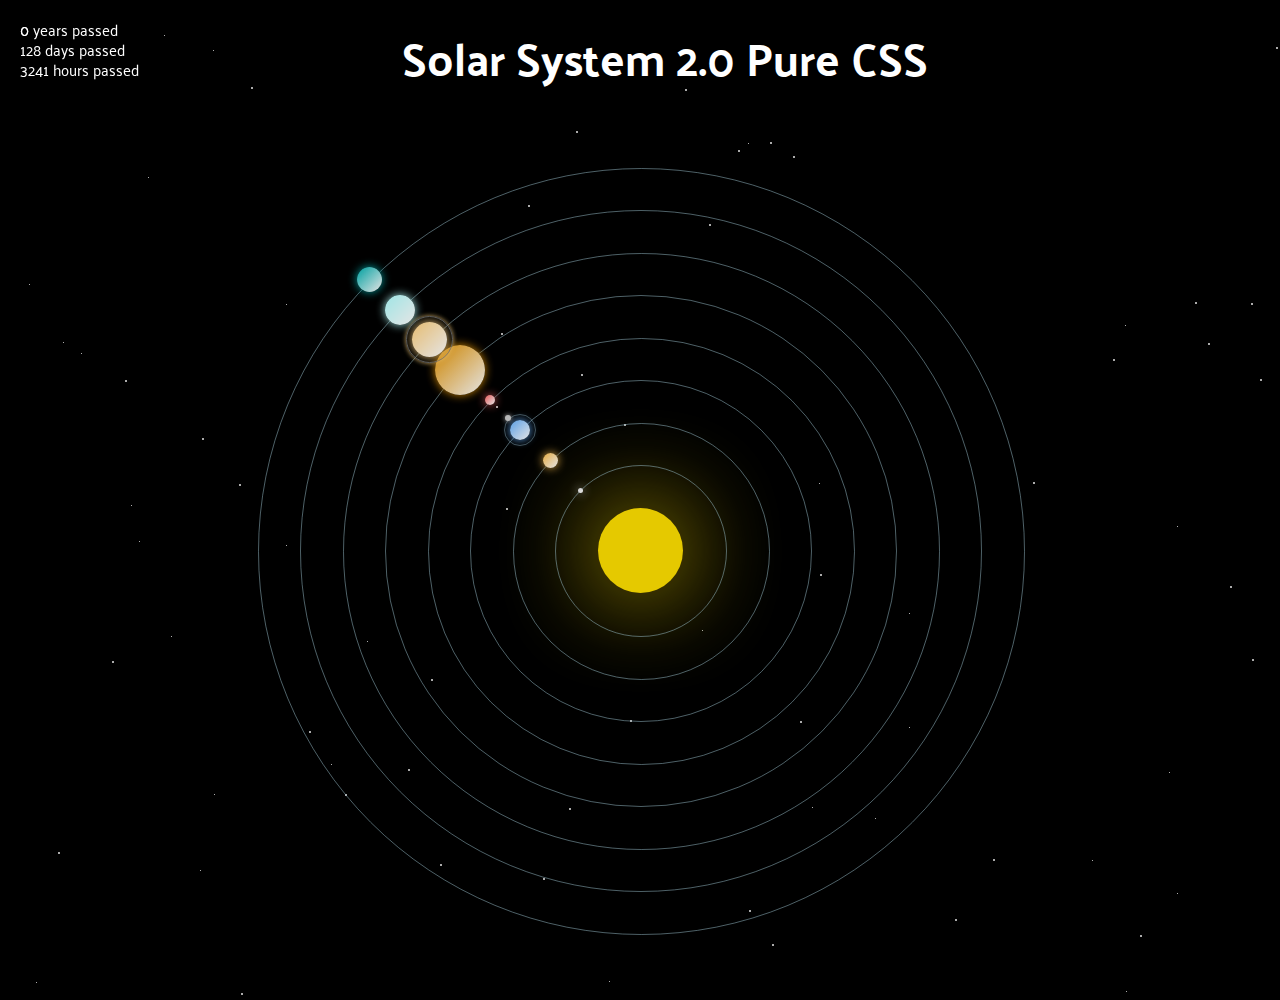
<file: The solar system/index.html>
<!DOCTYPE html>     <!-- без этого не заработает  -->
<html lang="en" >   <!-- подключение английского языка  -->
<head>              <!-- голова - заголовочная часть страницы -->
  <meta charset="UTF-8">    <!-- подключение кодировки UTF-8 -->
  <title>Солнечная система</title>       <!-- заголовок в браузере так будет отображаться-->
  <link href='https://fonts.googleapis.com/css?family=Palanquin:700' rel='stylesheet' type='text/css'><link rel="stylesheet" href="main.css">    
   <!-- подключение первого файла по ссылке, которую браузер сам автоматически скачивает и выполняет -->
   <!-- подключение второго файла main.css из папки с нашими файлами -->

</head>
<body>     <!-- тело - середина страницы -->
<div class='time-passed'>
  <p>
    0 years passed
  </p>
  <span>
    0 hours passed
  </span>
  <seconds>
    0 days passed
  </seconds>
</div>
<div class='heading'>
  <h2>
    Solar System 2.0 Pure CSS
  </h2>
</div>
<div class='space'>
  <div class='planet-orbit'>
    <div class='planet-square'>
      <div class='sun'></div>
      <div class='ring-sun'></div>
      <div class='orbit-sun'>
        <div class='moon-sun'></div>
      </div>
    </div>
  </div>
  <div class='planet-orbit'>
    <div class='planet-square'>
      <div class='mercury'></div>
      <div class='ring-mercury'></div>
      <div class='orbit-mercury'>
        <div class='moon-mercury'></div>
      </div>
    </div>
  </div>
  <div class='planet-orbit'>
    <div class='planet-square'>
      <div class='venus'></div>
      <div class='ring-venus'></div>
      <div class='orbit-venus'>
        <div class='moon-venus'></div>
      </div>
    </div>
  </div>
  <div class='planet-orbit'>
    <div class='planet-square'>
      <div class='earth'></div>
      <div class='ring-earth'></div>
      <div class='orbit-earth'>
        <div class='moon-earth'></div>
      </div>
    </div>
  </div>
  <div class='planet-orbit'>
    <div class='planet-square'>
      <div class='mars'></div>
      <div class='ring-mars'></div>
      <div class='orbit-mars'>
        <div class='moon-mars'></div>
      </div>
    </div>
  </div>
  <div class='planet-orbit'>
    <div class='planet-square'>
      <div class='jupiter'></div>
      <div class='ring-jupiter'></div>
      <div class='orbit-jupiter'>
        <div class='moon-jupiter'></div>
      </div>
    </div>
  </div>
  <div class='planet-orbit'>
    <div class='planet-square'>
      <div class='saturn'></div>
      <div class='ring-saturn'></div>
      <div class='orbit-saturn'>
        <div class='moon-saturn'></div>
      </div>
    </div>
  </div>
  <div class='planet-orbit'>
    <div class='planet-square'>
      <div class='uranus'></div>
      <div class='ring-uranus'></div>
      <div class='orbit-uranus'>
        <div class='moon-uranus'></div>
      </div>
    </div>
  </div>
  <div class='planet-orbit'>
    <div class='planet-square'>
      <div class='neptune'></div>
      <div class='ring-neptune'></div>
      <div class='orbit-neptune'>
        <div class='moon-neptune'></div>
      </div>
    </div>
  </div>
  <div class='star'></div>
  <div class='star'></div>
  <div class='star'></div>
  <div class='star'></div>
  <div class='star'></div>
  <div class='star'></div>
  <div class='star'></div>
  <div class='star'></div>
  <div class='star'></div>
  <div class='star'></div>
  <div class='star'></div>
  <div class='star'></div>
  <div class='star'></div>
  <div class='star'></div>
  <div class='star'></div>
  <div class='star'></div>
  <div class='star'></div>
  <div class='star'></div>
  <div class='star'></div>
  <div class='star'></div>
  <div class='star'></div>
  <div class='star'></div>
  <div class='star'></div>
  <div class='star'></div>
  <div class='star'></div>
  <div class='star'></div>
  <div class='star'></div>
  <div class='star'></div>
  <div class='star'></div>
  <div class='star'></div>
  <div class='star'></div>
  <div class='star'></div>
  <div class='star'></div>
  <div class='star'></div>
  <div class='star'></div>
  <div class='star'></div>
  <div class='star'></div>
  <div class='star'></div>
  <div class='star'></div>
  <div class='star'></div>
  <div class='star'></div>
  <div class='star'></div>
  <div class='star'></div>
  <div class='star'></div>
  <div class='star'></div>
  <div class='star'></div>
  <div class='star'></div>
  <div class='star'></div>
  <div class='star'></div>
  <div class='star'></div>
  <div class='star'></div>
  <div class='star'></div>
  <div class='star'></div>
  <div class='star'></div>
  <div class='star'></div>
  <div class='star'></div>
  <div class='star'></div>
  <div class='star'></div>
  <div class='star'></div>
  <div class='star'></div>
  <div class='star'></div>
  <div class='star'></div>
  <div class='star'></div>
  <div class='star'></div>
  <div class='star'></div>
  <div class='star'></div>
  <div class='star'></div>
  <div class='star'></div>
  <div class='star'></div>
  <div class='star'></div>
  <div class='star'></div>
  <div class='star'></div>
  <div class='star'></div>
  <div class='star'></div>
  <div class='star'></div>
  <div class='star'></div>
  <div class='star'></div>
  <div class='star'></div>
  <div class='star'></div>
  <div class='star'></div>
  <div class='star'></div>
  <div class='star'></div>
  <div class='star'></div>
  <div class='star'></div>
  <div class='star'></div>
  <div class='star'></div>
  <div class='star'></div>
  <div class='star'></div>
  <div class='star'></div>
  <div class='star'></div>
  <div class='star'></div>
  <div class='star'></div>
  <div class='star'></div>
  <div class='star'></div>
  <div class='star'></div>
  <div class='star'></div>
  <div class='star'></div>
  <div class='star'></div>
  <div class='star'></div>
  <div class='star'></div>
</div>
<p>
  0
</p>
  <script src='//cdnjs.cloudflare.com/ajax/libs/jquery/2.1.3/jquery.min.js'></script><script  src="script.js"></script>

</body>
</html>
</file>
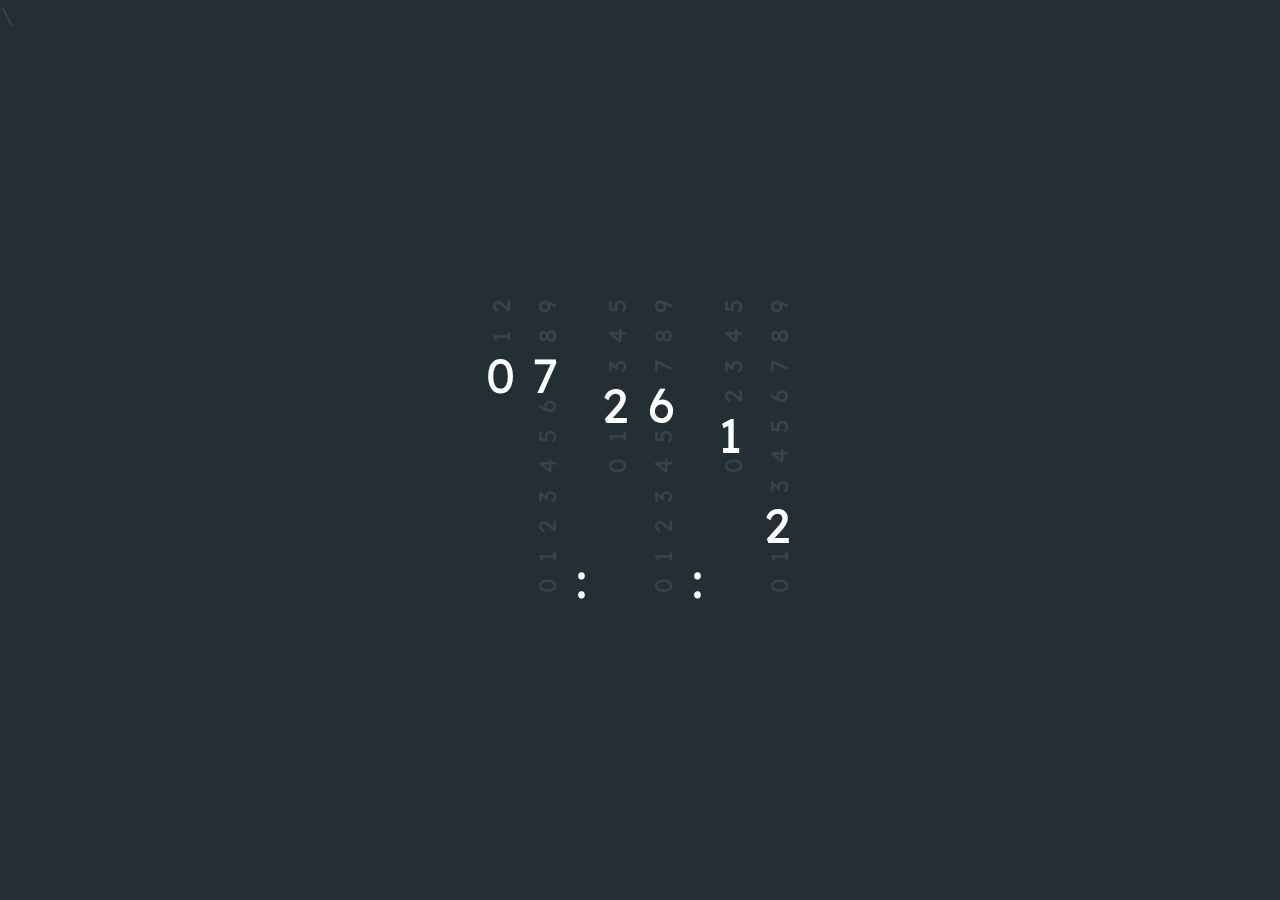
<file: Timepiece/index.html>
<!DOCTYPE html>       <!-- без этого не заработает  -->
<html lang="en" >     <!-- подключение английского языка  -->
<head>                <!-- голова - заголовочная часть страницы -->
  <meta charset="UTF-8">    <!-- подключение кодировки UTF-8 -->
  <title>Часы</title>       <!-- заголовок в браузере так будет отображаться-->
  <link href="https://fonts.googleapis.com/css?family=Manjari|Lexend+Deca&display=swap" rel="stylesheet">   <!-- подключение файла по ссылке. браузер автоматически откроет его и выполнит -->
  <link rel="stylesheet" href="main.css">    <!-- подключение файла main.css -->

</head>
<body>        <!-- тело - середина страницы -->\
<div>         <!-- div - контейнер -->

  <!-- первый столбец -->
  <div>         
    <div>0</div>
    <div>1</div>
    <div>2</div>
  </div>

  <!-- второй столбец -->
  <div>
    <div>0</div>
    <div>1</div>
    <div>2</div>
    <div>3</div>
    <div>4</div>
    <div>5</div>
    <div>6</div>
    <div>7</div>
    <div>8</div>
    <div>9</div>
  </div>

  <!-- третий столбец -->
  <div>
    <div>0</div>
    <div>1</div>
    <div>2</div>
    <div>3</div>
    <div>4</div>
    <div>5</div>
  </div>

  <!-- четвертый столбец -->
  <div>
    <div>0</div>
    <div>1</div>
    <div>2</div>
    <div>3</div>
    <div>4</div>
    <div>5</div>
    <div>6</div>
    <div>7</div>
    <div>8</div>
    <div>9</div>
  </div>

  <!-- пятый столбец -->
  <div>
    <div>0</div>
    <div>1</div>
    <div>2</div>
    <div>3</div>
    <div>4</div>
    <div>5</div>
  </div>

  <!-- шестой столбец -->
  <div>
    <div>0</div>
    <div>1</div>
    <div>2</div>
    <div>3</div>
    <div>4</div>
    <div>5</div>
    <div>6</div>
    <div>7</div>
    <div>8</div>
    <div>9</div>
  </div>
</div>
  <script  src="script.js"></script>      <!-- подключение файла из нашей папки-->
</body>
</html>
</file>
<file: The solar system/main.css>
body, html {
  padding: 0;
  margin: 0;
  background: black;
}

.space {
  opacity: 0.9;
  transform-style: preserve-3d;
  animation: rotate 10s linear infinite;
  height: 1000px;
  top: 0px;
  overflow: hidden;
}

.heading {
  width: 550px;
  font-family: "Palanquin", sans-serif;
  color: white;
  text-align: center;
  font-size: 30px;
  position: absolute;
  margin-left: calc(50% - 250px);
  line-height: 40px;
}

.heading > h2 > small {
  font-size: 20px;
}

p {
  font-family: "Palanquin", sans-serif;
  font-size: 15px;
  position: absolute;
  top: 0px;
  color: white;
  margin-left: 20px;
  text-align: center;
  z-index: 100;
}

p:nth-child(2) {
  margin-top: 40px;
}

span {
  font-family: "Palanquin", sans-serif;
  font-size: 15px;
  position: absolute;
  margin-top: 55px;
  color: white;
  margin-left: 20px;
  text-align: center;
  z-index: 100;
}

seconds {
  font-family: "Palanquin", sans-serif;
  font-size: 15px;
  position: absolute;
  margin-top: 35px;
  color: white;
  margin-left: 20px;
  text-align: center;
  z-index: 100;
}

.planet-orbit:nth-child(1) {
  border: 1px solid rgba(173, 216, 230, 0.5);
  width: 85px;
  height: 85px;
  border-radius: 50%;
  position: absolute;
  transform-style: preserve-3d;
  margin-top: 507.5px;
  margin-left: calc(50% - (1 * 85px/2));
  z-index: 10;
  animation: orbit-1 0s linear infinite;
}

@keyframes orbit-1 {
  from {
    transform: rotate(0deg);
  }
  to {
    transform: rotate(360deg);
  }
}
.planet-square:nth-child(1) {
  width: 71%;
  height: 71%;
  position: relative;
  margin: 0 auto;
  margin-top: 14.5%;
  transform-style: preserve-3d;
}

.planet-orbit:nth-child(2) {
  border: 1px solid rgba(173, 216, 230, 0.5);
  width: 170px;
  height: 170px;
  border-radius: 50%;
  position: absolute;
  transform-style: preserve-3d;
  margin-top: 465px;
  margin-left: calc(50% - (2 * 85px/2));
  z-index: 10;
  animation: orbit-2 0.4s linear infinite;
}

@keyframes orbit-2 {
  from {
    transform: rotate(0deg);
  }
  to {
    transform: rotate(360deg);
  }
}
.planet-square:nth-child(2) {
  width: 71%;
  height: 71%;
  position: relative;
  margin: 0 auto;
  margin-top: 14.5%;
  transform-style: preserve-3d;
}

.planet-orbit:nth-child(3) {
  border: 1px solid rgba(173, 216, 230, 0.5);
  width: 255px;
  height: 255px;
  border-radius: 50%;
  position: absolute;
  transform-style: preserve-3d;
  margin-top: 422.5px;
  margin-left: calc(50% - (3 * 85px/2));
  z-index: 10;
  animation: orbit-3 1.2s linear infinite;
}

@keyframes orbit-3 {
  from {
    transform: rotate(0deg);
  }
  to {
    transform: rotate(360deg);
  }
}
.planet-square:nth-child(3) {
  width: 71%;
  height: 71%;
  position: relative;
  margin: 0 auto;
  margin-top: 14.5%;
  transform-style: preserve-3d;
}

.planet-orbit:nth-child(4) {
  border: 1px solid rgba(173, 216, 230, 0.5);
  width: 340px;
  height: 340px;
  border-radius: 50%;
  position: absolute;
  transform-style: preserve-3d;
  margin-top: 380px;
  margin-left: calc(50% - (4 * 85px/2));
  z-index: 10;
  animation: orbit-4 2s linear infinite;
}

@keyframes orbit-4 {
  from {
    transform: rotate(0deg);
  }
  to {
    transform: rotate(360deg);
  }
}
.planet-square:nth-child(4) {
  width: 71%;
  height: 71%;
  position: relative;
  margin: 0 auto;
  margin-top: 14.5%;
  transform-style: preserve-3d;
}

.planet-orbit:nth-child(5) {
  border: 1px solid rgba(173, 216, 230, 0.5);
  width: 425px;
  height: 425px;
  border-radius: 50%;
  position: absolute;
  transform-style: preserve-3d;
  margin-top: 337.5px;
  margin-left: calc(50% - (5 * 85px/2));
  z-index: 10;
  animation: orbit-5 3.8s linear infinite;
}

@keyframes orbit-5 {
  from {
    transform: rotate(0deg);
  }
  to {
    transform: rotate(360deg);
  }
}
.planet-square:nth-child(5) {
  width: 71%;
  height: 71%;
  position: relative;
  margin: 0 auto;
  margin-top: 14.5%;
  transform-style: preserve-3d;
}

.planet-orbit:nth-child(6) {
  border: 1px solid rgba(173, 216, 230, 0.5);
  width: 510px;
  height: 510px;
  border-radius: 50%;
  position: absolute;
  transform-style: preserve-3d;
  margin-top: 295px;
  margin-left: calc(50% - (6 * 85px/2));
  z-index: 10;
  animation: orbit-6 23.8s linear infinite;
}

@keyframes orbit-6 {
  from {
    transform: rotate(0deg);
  }
  to {
    transform: rotate(360deg);
  }
}
.planet-square:nth-child(6) {
  width: 71%;
  height: 71%;
  position: relative;
  margin: 0 auto;
  margin-top: 14.5%;
  transform-style: preserve-3d;
}

.planet-orbit:nth-child(7) {
  border: 1px solid rgba(173, 216, 230, 0.5);
  width: 595px;
  height: 595px;
  border-radius: 50%;
  position: absolute;
  transform-style: preserve-3d;
  margin-top: 252.5px;
  margin-left: calc(50% - (7 * 85px/2));
  z-index: 10;
  animation: orbit-7 59s linear infinite;
}

@keyframes orbit-7 {
  from {
    transform: rotate(0deg);
  }
  to {
    transform: rotate(360deg);
  }
}
.planet-square:nth-child(7) {
  width: 71%;
  height: 71%;
  position: relative;
  margin: 0 auto;
  margin-top: 14.5%;
  transform-style: preserve-3d;
}

.planet-orbit:nth-child(8) {
  border: 1px solid rgba(173, 216, 230, 0.5);
  width: 680px;
  height: 680px;
  border-radius: 50%;
  position: absolute;
  transform-style: preserve-3d;
  margin-top: 210px;
  margin-left: calc(50% - (8 * 85px/2));
  z-index: 10;
  animation: orbit-8 168s linear infinite;
}

@keyframes orbit-8 {
  from {
    transform: rotate(0deg);
  }
  to {
    transform: rotate(360deg);
  }
}
.planet-square:nth-child(8) {
  width: 71%;
  height: 71%;
  position: relative;
  margin: 0 auto;
  margin-top: 14.5%;
  transform-style: preserve-3d;
}

.planet-orbit:nth-child(9) {
  border: 1px solid rgba(173, 216, 230, 0.5);
  width: 765px;
  height: 765px;
  border-radius: 50%;
  position: absolute;
  transform-style: preserve-3d;
  margin-top: 167.5px;
  margin-left: calc(50% - (9 * 85px/2));
  z-index: 10;
  animation: orbit-9 329.6s linear infinite;
}

@keyframes orbit-9 {
  from {
    transform: rotate(0deg);
  }
  to {
    transform: rotate(360deg);
  }
}
.planet-square:nth-child(9) {
  width: 71%;
  height: 71%;
  position: relative;
  margin: 0 auto;
  margin-top: 14.5%;
  transform-style: preserve-3d;
}

.mercury {
  width: 5px;
  height: 5px;
  border-radius: 50%;
  box-shadow: 0 0 10px #e5e5e5;
  background: linear-gradient(to bottom right, #e5e5e5, white);
  opacity: 1;
  margin-top: -2.5px;
  margin-left: -2.5px;
}

.ring-mercury {
  width: 15px;
  height: 15px;
  border-radius: 50%;
  box-shadow: 0 0 5px #e5e5e5;
  margin-top: -11px;
  margin-left: -8.5px;
  border: 1px solid gray;
  display: none;
  opacity: 0.8;
  animation: ring-orbit 3s linear infinite;
}

.orbit-mercury {
  width: 15px;
  height: 15px;
  border-radius: 50%;
  margin-top: -11px;
  margin-left: -8.5px;
  display: none;
  opacity: 0.8;
  animation: moon-orbit 1s linear infinite;
}

.moon-mercury {
  width: 6px;
  height: 6px;
  box-shadow: 0 0 5px white;
  display: none;
  background: white;
  border-radius: 50%;
}

@keyframes moon-orbit {
  from {
    transform: rotate(0);
  }
  to {
    transform: rotate(360deg);
  }
}
@keyframes ring-orbit {
  from {
    transform: rotateX(60deg) rotateY(150deg) rotate(0);
  }
  to {
    transform: rotateX(60deg) rotateY(150deg) rotate(360deg);
  }
}
.venus {
  width: 15px;
  height: 15px;
  border-radius: 50%;
  box-shadow: 0 0 10px #ffc04c;
  background: linear-gradient(to bottom right, #ffc04c, white);
  opacity: 1;
  margin-top: -7.5px;
  margin-left: -7.5px;
}

.ring-venus {
  width: 25px;
  height: 25px;
  border-radius: 50%;
  box-shadow: 0 0 5px #ffc04c;
  margin-top: -21px;
  margin-left: -13.5px;
  border: 1px solid gray;
  display: none;
  opacity: 0.8;
  animation: ring-orbit 3s linear infinite;
}

.orbit-venus {
  width: 25px;
  height: 25px;
  border-radius: 50%;
  margin-top: -21px;
  margin-left: -13.5px;
  display: none;
  opacity: 0.8;
  animation: moon-orbit 1s linear infinite;
}

.moon-venus {
  width: 6px;
  height: 6px;
  box-shadow: 0 0 5px white;
  display: none;
  background: white;
  border-radius: 50%;
}

@keyframes moon-orbit {
  from {
    transform: rotate(0);
  }
  to {
    transform: rotate(360deg);
  }
}
@keyframes ring-orbit {
  from {
    transform: rotateX(60deg) rotateY(150deg) rotate(0);
  }
  to {
    transform: rotateX(60deg) rotateY(150deg) rotate(360deg);
  }
}
.earth {
  width: 20px;
  height: 20px;
  border-radius: 50%;
  box-shadow: 0 0 10px #66b2ff;
  background: linear-gradient(to bottom right, #66b2ff, white);
  opacity: 1;
  margin-top: -10px;
  margin-left: -10px;
}

.ring-earth {
  width: 30px;
  height: 30px;
  border-radius: 50%;
  box-shadow: 0 0 5px #66b2ff;
  margin-top: -26px;
  margin-left: -16px;
  border: 1px solid gray;
  display: none;
  opacity: 0.8;
  animation: ring-orbit 3s linear infinite;
}

.orbit-earth {
  width: 30px;
  height: 30px;
  border-radius: 50%;
  margin-top: -26px;
  margin-left: -16px;
  display: none;
  opacity: 0.8;
  animation: moon-orbit 1s linear infinite;
}

.moon-earth {
  width: 6px;
  height: 6px;
  box-shadow: 0 0 5px white;
  display: none;
  background: white;
  border-radius: 50%;
}

@keyframes moon-orbit {
  from {
    transform: rotate(0);
  }
  to {
    transform: rotate(360deg);
  }
}
@keyframes ring-orbit {
  from {
    transform: rotateX(60deg) rotateY(150deg) rotate(0);
  }
  to {
    transform: rotateX(60deg) rotateY(150deg) rotate(360deg);
  }
}
.mars {
  width: 10px;
  height: 10px;
  border-radius: 50%;
  box-shadow: 0 0 10px #ff6666;
  background: linear-gradient(to bottom right, #ff6666, white);
  opacity: 1;
  margin-top: -5px;
  margin-left: -5px;
}

.ring-mars {
  width: 20px;
  height: 20px;
  border-radius: 50%;
  box-shadow: 0 0 5px #ff6666;
  margin-top: -16px;
  margin-left: -11px;
  border: 1px solid gray;
  display: none;
  opacity: 0.8;
  animation: ring-orbit 3s linear infinite;
}

.orbit-mars {
  width: 20px;
  height: 20px;
  border-radius: 50%;
  margin-top: -16px;
  margin-left: -11px;
  display: none;
  opacity: 0.8;
  animation: moon-orbit 1s linear infinite;
}

.moon-mars {
  width: 6px;
  height: 6px;
  box-shadow: 0 0 5px white;
  display: none;
  background: white;
  border-radius: 50%;
}

@keyframes moon-orbit {
  from {
    transform: rotate(0);
  }
  to {
    transform: rotate(360deg);
  }
}
@keyframes ring-orbit {
  from {
    transform: rotateX(60deg) rotateY(150deg) rotate(0);
  }
  to {
    transform: rotateX(60deg) rotateY(150deg) rotate(360deg);
  }
}
.jupiter {
  width: 50px;
  height: 50px;
  border-radius: 50%;
  box-shadow: 0 0 10px #e59400;
  background: linear-gradient(to bottom right, #e59400, white);
  opacity: 1;
  margin-top: -25px;
  margin-left: -25px;
}

.ring-jupiter {
  width: 60px;
  height: 60px;
  border-radius: 50%;
  box-shadow: 0 0 5px #e59400;
  margin-top: -56px;
  margin-left: -31px;
  border: 1px solid gray;
  display: none;
  opacity: 0.8;
  animation: ring-orbit 3s linear infinite;
}

.orbit-jupiter {
  width: 60px;
  height: 60px;
  border-radius: 50%;
  margin-top: -56px;
  margin-left: -31px;
  display: none;
  opacity: 0.8;
  animation: moon-orbit 1s linear infinite;
}

.moon-jupiter {
  width: 6px;
  height: 6px;
  box-shadow: 0 0 5px white;
  display: none;
  background: white;
  border-radius: 50%;
}

@keyframes moon-orbit {
  from {
    transform: rotate(0);
  }
  to {
    transform: rotate(360deg);
  }
}
@keyframes ring-orbit {
  from {
    transform: rotateX(60deg) rotateY(150deg) rotate(0);
  }
  to {
    transform: rotateX(60deg) rotateY(150deg) rotate(360deg);
  }
}
.saturn {
  width: 35px;
  height: 35px;
  border-radius: 50%;
  box-shadow: 0 0 10px #ffd27f;
  background: linear-gradient(to bottom right, #ffd27f, white);
  opacity: 1;
  margin-top: -17.5px;
  margin-left: -17.5px;
}

.ring-saturn {
  width: 45px;
  height: 45px;
  border-radius: 50%;
  box-shadow: 0 0 5px #ffd27f;
  margin-top: -41px;
  margin-left: -23.5px;
  border: 1px solid gray;
  display: none;
  opacity: 0.8;
  animation: ring-orbit 3s linear infinite;
}

.orbit-saturn {
  width: 45px;
  height: 45px;
  border-radius: 50%;
  margin-top: -41px;
  margin-left: -23.5px;
  display: none;
  opacity: 0.8;
  animation: moon-orbit 1s linear infinite;
}

.moon-saturn {
  width: 6px;
  height: 6px;
  box-shadow: 0 0 5px white;
  display: none;
  background: white;
  border-radius: 50%;
}

@keyframes moon-orbit {
  from {
    transform: rotate(0);
  }
  to {
    transform: rotate(360deg);
  }
}
@keyframes ring-orbit {
  from {
    transform: rotateX(60deg) rotateY(150deg) rotate(0);
  }
  to {
    transform: rotateX(60deg) rotateY(150deg) rotate(360deg);
  }
}
.uranus {
  width: 30px;
  height: 30px;
  border-radius: 50%;
  box-shadow: 0 0 10px #b2ffff;
  background: linear-gradient(to bottom right, #b2ffff, white);
  opacity: 1;
  margin-top: -15px;
  margin-left: -15px;
}

.ring-uranus {
  width: 40px;
  height: 40px;
  border-radius: 50%;
  box-shadow: 0 0 5px #b2ffff;
  margin-top: -36px;
  margin-left: -21px;
  border: 1px solid gray;
  display: none;
  opacity: 0.8;
  animation: ring-orbit 3s linear infinite;
}

.orbit-uranus {
  width: 40px;
  height: 40px;
  border-radius: 50%;
  margin-top: -36px;
  margin-left: -21px;
  display: none;
  opacity: 0.8;
  animation: moon-orbit 1s linear infinite;
}

.moon-uranus {
  width: 6px;
  height: 6px;
  box-shadow: 0 0 5px white;
  display: none;
  background: white;
  border-radius: 50%;
}

@keyframes moon-orbit {
  from {
    transform: rotate(0);
  }
  to {
    transform: rotate(360deg);
  }
}
@keyframes ring-orbit {
  from {
    transform: rotateX(60deg) rotateY(150deg) rotate(0);
  }
  to {
    transform: rotateX(60deg) rotateY(150deg) rotate(360deg);
  }
}
.neptune {
  width: 25px;
  height: 25px;
  border-radius: 50%;
  box-shadow: 0 0 10px #00b3b3;
  background: linear-gradient(to bottom right, #00b3b3, white);
  opacity: 1;
  margin-top: -12.5px;
  margin-left: -12.5px;
}

.ring-neptune {
  width: 35px;
  height: 35px;
  border-radius: 50%;
  box-shadow: 0 0 5px #00b3b3;
  margin-top: -31px;
  margin-left: -18.5px;
  border: 1px solid gray;
  display: none;
  opacity: 0.8;
  animation: ring-orbit 3s linear infinite;
}

.orbit-neptune {
  width: 35px;
  height: 35px;
  border-radius: 50%;
  margin-top: -31px;
  margin-left: -18.5px;
  display: none;
  opacity: 0.8;
  animation: moon-orbit 1s linear infinite;
}

.moon-neptune {
  width: 6px;
  height: 6px;
  box-shadow: 0 0 5px white;
  display: none;
  background: white;
  border-radius: 50%;
}

@keyframes moon-orbit {
  from {
    transform: rotate(0);
  }
  to {
    transform: rotate(360deg);
  }
}
@keyframes ring-orbit {
  from {
    transform: rotateX(60deg) rotateY(150deg) rotate(0);
  }
  to {
    transform: rotateX(60deg) rotateY(150deg) rotate(360deg);
  }
}
.planet-orbit:nth-child(1) {
  background: #FFE000;
  box-shadow: 0 0 100px #FFE000;
  opacity: 1;
  border: none;
  border-radius: 50%;
}

.star:nth-child(0) {
  width: 1px;
  height: 1px;
  position: absolute;
  margin-top: 142px;
  margin-left: 1459px;
  background: #ffffff;
  border-radius: 50%;
  animation: glow-0 1s linear infinite;
  animation-delay: 0s;
}

@keyframes glow-0 {
  0% {
    opacity: 1;
  }
  100% {
    opacity: 0.5;
  }
}
.star:nth-child(1) {
  width: 2px;
  height: 2px;
  position: absolute;
  margin-top: 491px;
  margin-left: 1316px;
  background: #ffffff;
  border-radius: 50%;
  animation: glow-1 1s linear infinite;
  animation-delay: 0.005s;
}

@keyframes glow-1 {
  0% {
    opacity: 1;
  }
  100% {
    opacity: 0.5;
  }
}
.star:nth-child(2) {
  width: 1px;
  height: 1px;
  position: absolute;
  margin-top: 82px;
  margin-left: 349px;
  background: #ffffff;
  border-radius: 50%;
  animation: glow-2 1s linear infinite;
  animation-delay: 0.01s;
}

@keyframes glow-2 {
  0% {
    opacity: 1;
  }
  100% {
    opacity: 0.5;
  }
}
.star:nth-child(3) {
  width: 1px;
  height: 1px;
  position: absolute;
  margin-top: 770px;
  margin-left: 49px;
  background: #ffffff;
  border-radius: 50%;
  animation: glow-3 1s linear infinite;
  animation-delay: 0.015s;
}

@keyframes glow-3 {
  0% {
    opacity: 1;
  }
  100% {
    opacity: 0.5;
  }
}
.star:nth-child(4) {
  width: 1px;
  height: 1px;
  position: absolute;
  margin-top: 634px;
  margin-left: 1314px;
  background: #ffffff;
  border-radius: 50%;
  animation: glow-4 1s linear infinite;
  animation-delay: 0.02s;
}

@keyframes glow-4 {
  0% {
    opacity: 1;
  }
  100% {
    opacity: 0.5;
  }
}
.star:nth-child(5) {
  width: 1px;
  height: 1px;
  position: absolute;
  margin-top: 156px;
  margin-left: 425px;
  background: #ffffff;
  border-radius: 50%;
  animation: glow-5 1s linear infinite;
  animation-delay: 0.025s;
}

@keyframes glow-5 {
  0% {
    opacity: 1;
  }
  100% {
    opacity: 0.5;
  }
}
.star:nth-child(6) {
  width: 1px;
  height: 1px;
  position: absolute;
  margin-top: 148px;
  margin-left: 641px;
  background: #ffffff;
  border-radius: 50%;
  animation: glow-6 1s linear infinite;
  animation-delay: 0.03s;
}

@keyframes glow-6 {
  0% {
    opacity: 1;
  }
  100% {
    opacity: 0.5;
  }
}
.star:nth-child(7) {
  width: 1px;
  height: 1px;
  position: absolute;
  margin-top: 988px;
  margin-left: 43px;
  background: #ffffff;
  border-radius: 50%;
  animation: glow-7 1s linear infinite;
  animation-delay: 0.035s;
}

@keyframes glow-7 {
  0% {
    opacity: 1;
  }
  100% {
    opacity: 0.5;
  }
}
.star:nth-child(8) {
  width: 2px;
  height: 2px;
  position: absolute;
  margin-top: 423px;
  margin-left: 384px;
  background: #ffffff;
  border-radius: 50%;
  animation: glow-8 1s linear infinite;
  animation-delay: 0.04s;
}

@keyframes glow-8 {
  0% {
    opacity: 1;
  }
  100% {
    opacity: 0.5;
  }
}
.star:nth-child(9) {
  width: 1px;
  height: 1px;
  position: absolute;
  margin-top: 792px;
  margin-left: 1312px;
  background: #ffffff;
  border-radius: 50%;
  animation: glow-9 1s linear infinite;
  animation-delay: 0.045s;
}

@keyframes glow-9 {
  0% {
    opacity: 1;
  }
  100% {
    opacity: 0.5;
  }
}
.star:nth-child(10) {
  width: 1px;
  height: 1px;
  position: absolute;
  margin-top: 353px;
  margin-left: 81px;
  background: #ffffff;
  border-radius: 50%;
  animation: glow-10 1s linear infinite;
  animation-delay: 0.05s;
}

@keyframes glow-10 {
  0% {
    opacity: 1;
  }
  100% {
    opacity: 0.5;
  }
}
.star:nth-child(11) {
  width: 2px;
  height: 2px;
  position: absolute;
  margin-top: 296px;
  margin-left: 1363px;
  background: #ffffff;
  border-radius: 50%;
  animation: glow-11 1s linear infinite;
  animation-delay: 0.055s;
}

@keyframes glow-11 {
  0% {
    opacity: 1;
  }
  100% {
    opacity: 0.5;
  }
}
.star:nth-child(12) {
  width: 1px;
  height: 1px;
  position: absolute;
  margin-top: 870px;
  margin-left: 200px;
  background: #ffffff;
  border-radius: 50%;
  animation: glow-12 1s linear infinite;
  animation-delay: 0.06s;
}

@keyframes glow-12 {
  0% {
    opacity: 1;
  }
  100% {
    opacity: 0.5;
  }
}
.star:nth-child(13) {
  width: 2px;
  height: 2px;
  position: absolute;
  margin-top: 736px;
  margin-left: 1288px;
  background: #ffffff;
  border-radius: 50%;
  animation: glow-13 1s linear infinite;
  animation-delay: 0.065s;
}

@keyframes glow-13 {
  0% {
    opacity: 1;
  }
  100% {
    opacity: 0.5;
  }
}
.star:nth-child(14) {
  width: 2px;
  height: 2px;
  position: absolute;
  margin-top: 993px;
  margin-left: 241px;
  background: #ffffff;
  border-radius: 50%;
  animation: glow-14 1s linear infinite;
  animation-delay: 0.07s;
}

@keyframes glow-14 {
  0% {
    opacity: 1;
  }
  100% {
    opacity: 0.5;
  }
}
.star:nth-child(15) {
  width: 2px;
  height: 2px;
  position: absolute;
  margin-top: 513px;
  margin-left: 1499px;
  background: #ffffff;
  border-radius: 50%;
  animation: glow-15 1s linear infinite;
  animation-delay: 0.075s;
}

@keyframes glow-15 {
  0% {
    opacity: 1;
  }
  100% {
    opacity: 0.5;
  }
}
.star:nth-child(16) {
  width: 2px;
  height: 2px;
  position: absolute;
  margin-top: 374px;
  margin-left: 581px;
  background: #ffffff;
  border-radius: 50%;
  animation: glow-16 1s linear infinite;
  animation-delay: 0.08s;
}

@keyframes glow-16 {
  0% {
    opacity: 1;
  }
  100% {
    opacity: 0.5;
  }
}
.star:nth-child(17) {
  width: 1px;
  height: 1px;
  position: absolute;
  margin-top: 818px;
  margin-left: 875px;
  background: #ffffff;
  border-radius: 50%;
  animation: glow-17 1s linear infinite;
  animation-delay: 0.085s;
}

@keyframes glow-17 {
  0% {
    opacity: 1;
  }
  100% {
    opacity: 0.5;
  }
}
.star:nth-child(18) {
  width: 1px;
  height: 1px;
  position: absolute;
  margin-top: 304px;
  margin-left: 286px;
  background: #ffffff;
  border-radius: 50%;
  animation: glow-18 1s linear infinite;
  animation-delay: 0.09s;
}

@keyframes glow-18 {
  0% {
    opacity: 1;
  }
  100% {
    opacity: 0.5;
  }
}
.star:nth-child(19) {
  width: 2px;
  height: 2px;
  position: absolute;
  margin-top: 333px;
  margin-left: 501px;
  background: #ffffff;
  border-radius: 50%;
  animation: glow-19 1s linear infinite;
  animation-delay: 0.095s;
}

@keyframes glow-19 {
  0% {
    opacity: 1;
  }
  100% {
    opacity: 0.5;
  }
}
.star:nth-child(20) {
  width: 2px;
  height: 2px;
  position: absolute;
  margin-top: 343px;
  margin-left: 1208px;
  background: #ffffff;
  border-radius: 50%;
  animation: glow-20 1s linear infinite;
  animation-delay: 0.1s;
}

@keyframes glow-20 {
  0% {
    opacity: 1;
  }
  100% {
    opacity: 0.5;
  }
}
.star:nth-child(21) {
  width: 1px;
  height: 1px;
  position: absolute;
  margin-top: 326px;
  margin-left: 1324px;
  background: #ffffff;
  border-radius: 50%;
  animation: glow-21 1s linear infinite;
  animation-delay: 0.105s;
}

@keyframes glow-21 {
  0% {
    opacity: 1;
  }
  100% {
    opacity: 0.5;
  }
}
.star:nth-child(22) {
  width: 2px;
  height: 2px;
  position: absolute;
  margin-top: 352px;
  margin-left: 1447px;
  background: #ffffff;
  border-radius: 50%;
  animation: glow-22 1s linear infinite;
  animation-delay: 0.11s;
}

@keyframes glow-22 {
  0% {
    opacity: 1;
  }
  100% {
    opacity: 0.5;
  }
}
.star:nth-child(23) {
  width: 1px;
  height: 1px;
  position: absolute;
  margin-top: 50px;
  margin-left: 213px;
  background: #ffffff;
  border-radius: 50%;
  animation: glow-23 1s linear infinite;
  animation-delay: 0.115s;
}

@keyframes glow-23 {
  0% {
    opacity: 1;
  }
  100% {
    opacity: 0.5;
  }
}
.star:nth-child(24) {
  width: 1px;
  height: 1px;
  position: absolute;
  margin-top: 55px;
  margin-left: 1375px;
  background: #ffffff;
  border-radius: 50%;
  animation: glow-24 1s linear infinite;
  animation-delay: 0.12s;
}

@keyframes glow-24 {
  0% {
    opacity: 1;
  }
  100% {
    opacity: 0.5;
  }
}
.star:nth-child(25) {
  width: 1px;
  height: 1px;
  position: absolute;
  margin-top: 613px;
  margin-left: 909px;
  background: #ffffff;
  border-radius: 50%;
  animation: glow-25 1s linear infinite;
  animation-delay: 0.125s;
}

@keyframes glow-25 {
  0% {
    opacity: 1;
  }
  100% {
    opacity: 0.5;
  }
}
.star:nth-child(26) {
  width: 1px;
  height: 1px;
  position: absolute;
  margin-top: 981px;
  margin-left: 609px;
  background: #ffffff;
  border-radius: 50%;
  animation: glow-26 1s linear infinite;
  animation-delay: 0.13s;
}

@keyframes glow-26 {
  0% {
    opacity: 1;
  }
  100% {
    opacity: 0.5;
  }
}
.star:nth-child(27) {
  width: 2px;
  height: 2px;
  position: absolute;
  margin-top: 508px;
  margin-left: 506px;
  background: #ffffff;
  border-radius: 50%;
  animation: glow-27 1s linear infinite;
  animation-delay: 0.135s;
}

@keyframes glow-27 {
  0% {
    opacity: 1;
  }
  100% {
    opacity: 0.5;
  }
}
.star:nth-child(28) {
  width: 1px;
  height: 1px;
  position: absolute;
  margin-top: 526px;
  margin-left: 1177px;
  background: #ffffff;
  border-radius: 50%;
  animation: glow-28 1s linear infinite;
  animation-delay: 0.14s;
}

@keyframes glow-28 {
  0% {
    opacity: 1;
  }
  100% {
    opacity: 0.5;
  }
}
.star:nth-child(29) {
  width: 2px;
  height: 2px;
  position: absolute;
  margin-top: 661px;
  margin-left: 112px;
  background: #ffffff;
  border-radius: 50%;
  animation: glow-29 1s linear infinite;
  animation-delay: 0.145s;
}

@keyframes glow-29 {
  0% {
    opacity: 1;
  }
  100% {
    opacity: 0.5;
  }
}
.star:nth-child(30) {
  width: 2px;
  height: 2px;
  position: absolute;
  margin-top: 586px;
  margin-left: 1230px;
  background: #ffffff;
  border-radius: 50%;
  animation: glow-30 1s linear infinite;
  animation-delay: 0.15s;
}

@keyframes glow-30 {
  0% {
    opacity: 1;
  }
  100% {
    opacity: 0.5;
  }
}
.star:nth-child(31) {
  width: 2px;
  height: 2px;
  position: absolute;
  margin-top: 878px;
  margin-left: 543px;
  background: #ffffff;
  border-radius: 50%;
  animation: glow-31 1s linear infinite;
  animation-delay: 0.155s;
}

@keyframes glow-31 {
  0% {
    opacity: 1;
  }
  100% {
    opacity: 0.5;
  }
}
.star:nth-child(32) {
  width: 2px;
  height: 2px;
  position: absolute;
  margin-top: 224px;
  margin-left: 709px;
  background: #ffffff;
  border-radius: 50%;
  animation: glow-32 1s linear infinite;
  animation-delay: 0.16s;
}

@keyframes glow-32 {
  0% {
    opacity: 1;
  }
  100% {
    opacity: 0.5;
  }
}
.star:nth-child(33) {
  width: 2px;
  height: 2px;
  position: absolute;
  margin-top: 379px;
  margin-left: 1260px;
  background: #ffffff;
  border-radius: 50%;
  animation: glow-33 1s linear infinite;
  animation-delay: 0.165s;
}

@keyframes glow-33 {
  0% {
    opacity: 1;
  }
  100% {
    opacity: 0.5;
  }
}
.star:nth-child(34) {
  width: 2px;
  height: 2px;
  position: absolute;
  margin-top: 228px;
  margin-left: 1381px;
  background: #ffffff;
  border-radius: 50%;
  animation: glow-34 1s linear infinite;
  animation-delay: 0.17s;
}

@keyframes glow-34 {
  0% {
    opacity: 1;
  }
  100% {
    opacity: 0.5;
  }
}
.star:nth-child(35) {
  width: 1px;
  height: 1px;
  position: absolute;
  margin-top: 325px;
  margin-left: 1125px;
  background: #ffffff;
  border-radius: 50%;
  animation: glow-35 1s linear infinite;
  animation-delay: 0.175s;
}

@keyframes glow-35 {
  0% {
    opacity: 1;
  }
  100% {
    opacity: 0.5;
  }
}
.star:nth-child(36) {
  width: 2px;
  height: 2px;
  position: absolute;
  margin-top: 302px;
  margin-left: 1195px;
  background: #ffffff;
  border-radius: 50%;
  animation: glow-36 1s linear infinite;
  animation-delay: 0.18s;
}

@keyframes glow-36 {
  0% {
    opacity: 1;
  }
  100% {
    opacity: 0.5;
  }
}
.star:nth-child(37) {
  width: 1px;
  height: 1px;
  position: absolute;
  margin-top: 641px;
  margin-left: 367px;
  background: #ffffff;
  border-radius: 50%;
  animation: glow-37 1s linear infinite;
  animation-delay: 0.185s;
}

@keyframes glow-37 {
  0% {
    opacity: 1;
  }
  100% {
    opacity: 0.5;
  }
}
.star:nth-child(38) {
  width: 1px;
  height: 1px;
  position: absolute;
  margin-top: 12px;
  margin-left: 1288px;
  background: #ffffff;
  border-radius: 50%;
  animation: glow-38 1s linear infinite;
  animation-delay: 0.19s;
}

@keyframes glow-38 {
  0% {
    opacity: 1;
  }
  100% {
    opacity: 0.5;
  }
}
.star:nth-child(39) {
  width: 1px;
  height: 1px;
  position: absolute;
  margin-top: 143px;
  margin-left: 748px;
  background: #ffffff;
  border-radius: 50%;
  animation: glow-39 1s linear infinite;
  animation-delay: 0.195s;
}

@keyframes glow-39 {
  0% {
    opacity: 1;
  }
  100% {
    opacity: 0.5;
  }
}
.star:nth-child(40) {
  width: 1px;
  height: 1px;
  position: absolute;
  margin-top: 991px;
  margin-left: 1126px;
  background: #ffffff;
  border-radius: 50%;
  animation: glow-40 1s linear infinite;
  animation-delay: 0.2s;
}

@keyframes glow-40 {
  0% {
    opacity: 1;
  }
  100% {
    opacity: 0.5;
  }
}
.star:nth-child(41) {
  width: 2px;
  height: 2px;
  position: absolute;
  margin-top: 794px;
  margin-left: 345px;
  background: #ffffff;
  border-radius: 50%;
  animation: glow-41 1s linear infinite;
  animation-delay: 0.205s;
}

@keyframes glow-41 {
  0% {
    opacity: 1;
  }
  100% {
    opacity: 0.5;
  }
}
.star:nth-child(42) {
  width: 2px;
  height: 2px;
  position: absolute;
  margin-top: 438px;
  margin-left: 202px;
  background: #ffffff;
  border-radius: 50%;
  animation: glow-42 1s linear infinite;
  animation-delay: 0.21s;
}

@keyframes glow-42 {
  0% {
    opacity: 1;
  }
  100% {
    opacity: 0.5;
  }
}
.star:nth-child(43) {
  width: 2px;
  height: 2px;
  position: absolute;
  margin-top: 482px;
  margin-left: 1033px;
  background: #ffffff;
  border-radius: 50%;
  animation: glow-43 1s linear infinite;
  animation-delay: 0.215s;
}

@keyframes glow-43 {
  0% {
    opacity: 1;
  }
  100% {
    opacity: 0.5;
  }
}
.star:nth-child(44) {
  width: 1px;
  height: 1px;
  position: absolute;
  margin-top: 342px;
  margin-left: 63px;
  background: #ffffff;
  border-radius: 50%;
  animation: glow-44 1s linear infinite;
  animation-delay: 0.22s;
}

@keyframes glow-44 {
  0% {
    opacity: 1;
  }
  100% {
    opacity: 0.5;
  }
}
.star:nth-child(45) {
  width: 1px;
  height: 1px;
  position: absolute;
  margin-top: 926px;
  margin-left: 1367px;
  background: #ffffff;
  border-radius: 50%;
  animation: glow-45 1s linear infinite;
  animation-delay: 0.225s;
}

@keyframes glow-45 {
  0% {
    opacity: 1;
  }
  100% {
    opacity: 0.5;
  }
}
.star:nth-child(46) {
  width: 2px;
  height: 2px;
  position: absolute;
  margin-top: 133px;
  margin-left: 1365px;
  background: #ffffff;
  border-radius: 50%;
  animation: glow-46 1s linear infinite;
  animation-delay: 0.23s;
}

@keyframes glow-46 {
  0% {
    opacity: 1;
  }
  100% {
    opacity: 0.5;
  }
}
.star:nth-child(47) {
  width: 2px;
  height: 2px;
  position: absolute;
  margin-top: 659px;
  margin-left: 1252px;
  background: #ffffff;
  border-radius: 50%;
  animation: glow-47 1s linear infinite;
  animation-delay: 0.235s;
}

@keyframes glow-47 {
  0% {
    opacity: 1;
  }
  100% {
    opacity: 0.5;
  }
}
.star:nth-child(48) {
  width: 2px;
  height: 2px;
  position: absolute;
  margin-top: 424px;
  margin-left: 624px;
  background: #ffffff;
  border-radius: 50%;
  animation: glow-48 1s linear infinite;
  animation-delay: 0.24s;
}

@keyframes glow-48 {
  0% {
    opacity: 1;
  }
  100% {
    opacity: 0.5;
  }
}
.star:nth-child(49) {
  width: 2px;
  height: 2px;
  position: absolute;
  margin-top: 131px;
  margin-left: 576px;
  background: #ffffff;
  border-radius: 50%;
  animation: glow-49 1s linear infinite;
  animation-delay: 0.245s;
}

@keyframes glow-49 {
  0% {
    opacity: 1;
  }
  100% {
    opacity: 0.5;
  }
}
.star:nth-child(50) {
  width: 1px;
  height: 1px;
  position: absolute;
  margin-top: 963px;
  margin-left: 1447px;
  background: #ffffff;
  border-radius: 50%;
  animation: glow-50 1s linear infinite;
  animation-delay: 0.25s;
}

@keyframes glow-50 {
  0% {
    opacity: 1;
  }
  100% {
    opacity: 0.5;
  }
}
.star:nth-child(51) {
  width: 1px;
  height: 1px;
  position: absolute;
  margin-top: 727px;
  margin-left: 909px;
  background: #ffffff;
  border-radius: 50%;
  animation: glow-51 1s linear infinite;
  animation-delay: 0.255s;
}

@keyframes glow-51 {
  0% {
    opacity: 1;
  }
  100% {
    opacity: 0.5;
  }
}
.star:nth-child(52) {
  width: 1px;
  height: 1px;
  position: absolute;
  margin-top: 177px;
  margin-left: 148px;
  background: #ffffff;
  border-radius: 50%;
  animation: glow-52 1s linear infinite;
  animation-delay: 0.26s;
}

@keyframes glow-52 {
  0% {
    opacity: 1;
  }
  100% {
    opacity: 0.5;
  }
}
.star:nth-child(53) {
  width: 1px;
  height: 1px;
  position: absolute;
  margin-top: 893px;
  margin-left: 1177px;
  background: #ffffff;
  border-radius: 50%;
  animation: glow-53 1s linear infinite;
  animation-delay: 0.265s;
}

@keyframes glow-53 {
  0% {
    opacity: 1;
  }
  100% {
    opacity: 0.5;
  }
}
.star:nth-child(54) {
  width: 2px;
  height: 2px;
  position: absolute;
  margin-top: 47px;
  margin-left: 1276px;
  background: #ffffff;
  border-radius: 50%;
  animation: glow-54 1s linear infinite;
  animation-delay: 0.27s;
}

@keyframes glow-54 {
  0% {
    opacity: 1;
  }
  100% {
    opacity: 0.5;
  }
}
.star:nth-child(55) {
  width: 2px;
  height: 2px;
  position: absolute;
  margin-top: 769px;
  margin-left: 408px;
  background: #ffffff;
  border-radius: 50%;
  animation: glow-55 1s linear infinite;
  animation-delay: 0.275s;
}

@keyframes glow-55 {
  0% {
    opacity: 1;
  }
  100% {
    opacity: 0.5;
  }
}
.star:nth-child(56) {
  width: 2px;
  height: 2px;
  position: absolute;
  margin-top: 679px;
  margin-left: 431px;
  background: #ffffff;
  border-radius: 50%;
  animation: glow-56 1s linear infinite;
  animation-delay: 0.28s;
}

@keyframes glow-56 {
  0% {
    opacity: 1;
  }
  100% {
    opacity: 0.5;
  }
}
.star:nth-child(57) {
  width: 2px;
  height: 2px;
  position: absolute;
  margin-top: 808px;
  margin-left: 569px;
  background: #ffffff;
  border-radius: 50%;
  animation: glow-57 1s linear infinite;
  animation-delay: 0.285s;
}

@keyframes glow-57 {
  0% {
    opacity: 1;
  }
  100% {
    opacity: 0.5;
  }
}
.star:nth-child(58) {
  width: 2px;
  height: 2px;
  position: absolute;
  margin-top: 935px;
  margin-left: 1140px;
  background: #ffffff;
  border-radius: 50%;
  animation: glow-58 1s linear infinite;
  animation-delay: 0.29s;
}

@keyframes glow-58 {
  0% {
    opacity: 1;
  }
  100% {
    opacity: 0.5;
  }
}
.star:nth-child(59) {
  width: 2px;
  height: 2px;
  position: absolute;
  margin-top: 87px;
  margin-left: 251px;
  background: #ffffff;
  border-radius: 50%;
  animation: glow-59 1s linear infinite;
  animation-delay: 0.295s;
}

@keyframes glow-59 {
  0% {
    opacity: 1;
  }
  100% {
    opacity: 0.5;
  }
}
.star:nth-child(60) {
  width: 1px;
  height: 1px;
  position: absolute;
  margin-top: 810px;
  margin-left: 1326px;
  background: #ffffff;
  border-radius: 50%;
  animation: glow-60 1s linear infinite;
  animation-delay: 0.3s;
}

@keyframes glow-60 {
  0% {
    opacity: 1;
  }
  100% {
    opacity: 0.5;
  }
}
.star:nth-child(61) {
  width: 2px;
  height: 2px;
  position: absolute;
  margin-top: 731px;
  margin-left: 309px;
  background: #ffffff;
  border-radius: 50%;
  animation: glow-61 1s linear infinite;
  animation-delay: 0.305s;
}

@keyframes glow-61 {
  0% {
    opacity: 1;
  }
  100% {
    opacity: 0.5;
  }
}
.star:nth-child(62) {
  width: 1px;
  height: 1px;
  position: absolute;
  margin-top: 764px;
  margin-left: 331px;
  background: #ffffff;
  border-radius: 50%;
  animation: glow-62 1s linear infinite;
  animation-delay: 0.31s;
}

@keyframes glow-62 {
  0% {
    opacity: 1;
  }
  100% {
    opacity: 0.5;
  }
}
.star:nth-child(63) {
  width: 1px;
  height: 1px;
  position: absolute;
  margin-top: 545px;
  margin-left: 286px;
  background: #ffffff;
  border-radius: 50%;
  animation: glow-63 1s linear infinite;
  animation-delay: 0.315s;
}

@keyframes glow-63 {
  0% {
    opacity: 1;
  }
  100% {
    opacity: 0.5;
  }
}
.star:nth-child(64) {
  width: 2px;
  height: 2px;
  position: absolute;
  margin-top: 720px;
  margin-left: 630px;
  background: #ffffff;
  border-radius: 50%;
  animation: glow-64 1s linear infinite;
  animation-delay: 0.32s;
}

@keyframes glow-64 {
  0% {
    opacity: 1;
  }
  100% {
    opacity: 0.5;
  }
}
.star:nth-child(65) {
  width: 2px;
  height: 2px;
  position: absolute;
  margin-top: 156px;
  margin-left: 793px;
  background: #ffffff;
  border-radius: 50%;
  animation: glow-65 1s linear infinite;
  animation-delay: 0.325s;
}

@keyframes glow-65 {
  0% {
    opacity: 1;
  }
  100% {
    opacity: 0.5;
  }
}
.star:nth-child(66) {
  width: 2px;
  height: 2px;
  position: absolute;
  margin-top: 864px;
  margin-left: 440px;
  background: #ffffff;
  border-radius: 50%;
  animation: glow-66 1s linear infinite;
  animation-delay: 0.33s;
}

@keyframes glow-66 {
  0% {
    opacity: 1;
  }
  100% {
    opacity: 0.5;
  }
}
.star:nth-child(67) {
  width: 2px;
  height: 2px;
  position: absolute;
  margin-top: 150px;
  margin-left: 738px;
  background: #ffffff;
  border-radius: 50%;
  animation: glow-67 1s linear infinite;
  animation-delay: 0.335s;
}

@keyframes glow-67 {
  0% {
    opacity: 1;
  }
  100% {
    opacity: 0.5;
  }
}
.star:nth-child(68) {
  width: 1px;
  height: 1px;
  position: absolute;
  margin-top: 636px;
  margin-left: 171px;
  background: #ffffff;
  border-radius: 50%;
  animation: glow-68 1s linear infinite;
  animation-delay: 0.34s;
}

@keyframes glow-68 {
  0% {
    opacity: 1;
  }
  100% {
    opacity: 0.5;
  }
}
.star:nth-child(69) {
  width: 2px;
  height: 2px;
  position: absolute;
  margin-top: 303px;
  margin-left: 1251px;
  background: #ffffff;
  border-radius: 50%;
  animation: glow-69 1s linear infinite;
  animation-delay: 0.345s;
}

@keyframes glow-69 {
  0% {
    opacity: 1;
  }
  100% {
    opacity: 0.5;
  }
}
.star:nth-child(70) {
  width: 1px;
  height: 1px;
  position: absolute;
  margin-top: 773px;
  margin-left: 1469px;
  background: #ffffff;
  border-radius: 50%;
  animation: glow-70 1s linear infinite;
  animation-delay: 0.35s;
}

@keyframes glow-70 {
  0% {
    opacity: 1;
  }
  100% {
    opacity: 0.5;
  }
}
.star:nth-child(71) {
  width: 2px;
  height: 2px;
  position: absolute;
  margin-top: 142px;
  margin-left: 770px;
  background: #ffffff;
  border-radius: 50%;
  animation: glow-71 1s linear infinite;
  animation-delay: 0.355s;
}

@keyframes glow-71 {
  0% {
    opacity: 1;
  }
  100% {
    opacity: 0.5;
  }
}
.star:nth-child(72) {
  width: 2px;
  height: 2px;
  position: absolute;
  margin-top: 910px;
  margin-left: 749px;
  background: #ffffff;
  border-radius: 50%;
  animation: glow-72 1s linear infinite;
  animation-delay: 0.36s;
}

@keyframes glow-72 {
  0% {
    opacity: 1;
  }
  100% {
    opacity: 0.5;
  }
}
.star:nth-child(73) {
  width: 1px;
  height: 1px;
  position: absolute;
  margin-top: 226px;
  margin-left: 1447px;
  background: #ffffff;
  border-radius: 50%;
  animation: glow-73 1s linear infinite;
  animation-delay: 0.365s;
}

@keyframes glow-73 {
  0% {
    opacity: 1;
  }
  100% {
    opacity: 0.5;
  }
}
.star:nth-child(74) {
  width: 2px;
  height: 2px;
  position: absolute;
  margin-top: 89px;
  margin-left: 685px;
  background: #ffffff;
  border-radius: 50%;
  animation: glow-74 1s linear infinite;
  animation-delay: 0.37s;
}

@keyframes glow-74 {
  0% {
    opacity: 1;
  }
  100% {
    opacity: 0.5;
  }
}
.star:nth-child(75) {
  width: 1px;
  height: 1px;
  position: absolute;
  margin-top: 630px;
  margin-left: 702px;
  background: #ffffff;
  border-radius: 50%;
  animation: glow-75 1s linear infinite;
  animation-delay: 0.375s;
}

@keyframes glow-75 {
  0% {
    opacity: 1;
  }
  100% {
    opacity: 0.5;
  }
}
.star:nth-child(76) {
  width: 2px;
  height: 2px;
  position: absolute;
  margin-top: 852px;
  margin-left: 58px;
  background: #ffffff;
  border-radius: 50%;
  animation: glow-76 1s linear infinite;
  animation-delay: 0.38s;
}

@keyframes glow-76 {
  0% {
    opacity: 1;
  }
  100% {
    opacity: 0.5;
  }
}
.star:nth-child(77) {
  width: 2px;
  height: 2px;
  position: absolute;
  margin-top: 372px;
  margin-left: 1428px;
  background: #ffffff;
  border-radius: 50%;
  animation: glow-77 1s linear infinite;
  animation-delay: 0.385s;
}

@keyframes glow-77 {
  0% {
    opacity: 1;
  }
  100% {
    opacity: 0.5;
  }
}
.star:nth-child(78) {
  width: 2px;
  height: 2px;
  position: absolute;
  margin-top: 859px;
  margin-left: 993px;
  background: #ffffff;
  border-radius: 50%;
  animation: glow-78 1s linear infinite;
  animation-delay: 0.39s;
}

@keyframes glow-78 {
  0% {
    opacity: 1;
  }
  100% {
    opacity: 0.5;
  }
}
.star:nth-child(79) {
  width: 1px;
  height: 1px;
  position: absolute;
  margin-top: 541px;
  margin-left: 139px;
  background: #ffffff;
  border-radius: 50%;
  animation: glow-79 1s linear infinite;
  animation-delay: 0.395s;
}

@keyframes glow-79 {
  0% {
    opacity: 1;
  }
  100% {
    opacity: 0.5;
  }
}
.star:nth-child(80) {
  width: 2px;
  height: 2px;
  position: absolute;
  margin-top: 944px;
  margin-left: 772px;
  background: #ffffff;
  border-radius: 50%;
  animation: glow-80 1s linear infinite;
  animation-delay: 0.4s;
}

@keyframes glow-80 {
  0% {
    opacity: 1;
  }
  100% {
    opacity: 0.5;
  }
}
.star:nth-child(81) {
  width: 1px;
  height: 1px;
  position: absolute;
  margin-top: 982px;
  margin-left: 36px;
  background: #ffffff;
  border-radius: 50%;
  animation: glow-81 1s linear infinite;
  animation-delay: 0.405s;
}

@keyframes glow-81 {
  0% {
    opacity: 1;
  }
  100% {
    opacity: 0.5;
  }
}
.star:nth-child(82) {
  width: 2px;
  height: 2px;
  position: absolute;
  margin-top: 406px;
  margin-left: 496px;
  background: #ffffff;
  border-radius: 50%;
  animation: glow-82 1s linear infinite;
  animation-delay: 0.41s;
}

@keyframes glow-82 {
  0% {
    opacity: 1;
  }
  100% {
    opacity: 0.5;
  }
}
.star:nth-child(83) {
  width: 2px;
  height: 2px;
  position: absolute;
  margin-top: 380px;
  margin-left: 125px;
  background: #ffffff;
  border-radius: 50%;
  animation: glow-83 1s linear infinite;
  animation-delay: 0.415s;
}

@keyframes glow-83 {
  0% {
    opacity: 1;
  }
  100% {
    opacity: 0.5;
  }
}
.star:nth-child(84) {
  width: 2px;
  height: 2px;
  position: absolute;
  margin-top: 721px;
  margin-left: 800px;
  background: #ffffff;
  border-radius: 50%;
  animation: glow-84 1s linear infinite;
  animation-delay: 0.42s;
}

@keyframes glow-84 {
  0% {
    opacity: 1;
  }
  100% {
    opacity: 0.5;
  }
}
.star:nth-child(85) {
  width: 2px;
  height: 2px;
  position: absolute;
  margin-top: 359px;
  margin-left: 1113px;
  background: #ffffff;
  border-radius: 50%;
  animation: glow-85 1s linear infinite;
  animation-delay: 0.425s;
}

@keyframes glow-85 {
  0% {
    opacity: 1;
  }
  100% {
    opacity: 0.5;
  }
}
.star:nth-child(86) {
  width: 1px;
  height: 1px;
  position: absolute;
  margin-top: 505px;
  margin-left: 131px;
  background: #ffffff;
  border-radius: 50%;
  animation: glow-86 1s linear infinite;
  animation-delay: 0.43s;
}

@keyframes glow-86 {
  0% {
    opacity: 1;
  }
  100% {
    opacity: 0.5;
  }
}
.star:nth-child(87) {
  width: 2px;
  height: 2px;
  position: absolute;
  margin-top: 26px;
  margin-left: 1298px;
  background: #ffffff;
  border-radius: 50%;
  animation: glow-87 1s linear infinite;
  animation-delay: 0.435s;
}

@keyframes glow-87 {
  0% {
    opacity: 1;
  }
  100% {
    opacity: 0.5;
  }
}
.star:nth-child(88) {
  width: 1px;
  height: 1px;
  position: absolute;
  margin-top: 284px;
  margin-left: 29px;
  background: #ffffff;
  border-radius: 50%;
  animation: glow-88 1s linear infinite;
  animation-delay: 0.44s;
}

@keyframes glow-88 {
  0% {
    opacity: 1;
  }
  100% {
    opacity: 0.5;
  }
}
.star:nth-child(89) {
  width: 2px;
  height: 2px;
  position: absolute;
  margin-top: 574px;
  margin-left: 820px;
  background: #ffffff;
  border-radius: 50%;
  animation: glow-89 1s linear infinite;
  animation-delay: 0.445s;
}

@keyframes glow-89 {
  0% {
    opacity: 1;
  }
  100% {
    opacity: 0.5;
  }
}
.star:nth-child(90) {
  width: 2px;
  height: 2px;
  position: absolute;
  margin-top: 919px;
  margin-left: 955px;
  background: #ffffff;
  border-radius: 50%;
  animation: glow-90 1s linear infinite;
  animation-delay: 0.45s;
}

@keyframes glow-90 {
  0% {
    opacity: 1;
  }
  100% {
    opacity: 0.5;
  }
}
.star:nth-child(91) {
  width: 1px;
  height: 1px;
  position: absolute;
  margin-top: 616px;
  margin-left: 1432px;
  background: #ffffff;
  border-radius: 50%;
  animation: glow-91 1s linear infinite;
  animation-delay: 0.455s;
}

@keyframes glow-91 {
  0% {
    opacity: 1;
  }
  100% {
    opacity: 0.5;
  }
}
.star:nth-child(92) {
  width: 2px;
  height: 2px;
  position: absolute;
  margin-top: 205px;
  margin-left: 528px;
  background: #ffffff;
  border-radius: 50%;
  animation: glow-92 1s linear infinite;
  animation-delay: 0.46s;
}

@keyframes glow-92 {
  0% {
    opacity: 1;
  }
  100% {
    opacity: 0.5;
  }
}
.star:nth-child(93) {
  width: 1px;
  height: 1px;
  position: absolute;
  margin-top: 807px;
  margin-left: 812px;
  background: #ffffff;
  border-radius: 50%;
  animation: glow-93 1s linear infinite;
  animation-delay: 0.465s;
}

@keyframes glow-93 {
  0% {
    opacity: 1;
  }
  100% {
    opacity: 0.5;
  }
}
.star:nth-child(94) {
  width: 1px;
  height: 1px;
  position: absolute;
  margin-top: 35px;
  margin-left: 164px;
  background: #ffffff;
  border-radius: 50%;
  animation: glow-94 1s linear infinite;
  animation-delay: 0.47s;
}

@keyframes glow-94 {
  0% {
    opacity: 1;
  }
  100% {
    opacity: 0.5;
  }
}
.star:nth-child(95) {
  width: 1px;
  height: 1px;
  position: absolute;
  margin-top: 772px;
  margin-left: 1169px;
  background: #ffffff;
  border-radius: 50%;
  animation: glow-95 1s linear infinite;
  animation-delay: 0.475s;
}

@keyframes glow-95 {
  0% {
    opacity: 1;
  }
  100% {
    opacity: 0.5;
  }
}
.star:nth-child(96) {
  width: 1px;
  height: 1px;
  position: absolute;
  margin-top: 794px;
  margin-left: 214px;
  background: #ffffff;
  border-radius: 50%;
  animation: glow-96 1s linear infinite;
  animation-delay: 0.48s;
}

@keyframes glow-96 {
  0% {
    opacity: 1;
  }
  100% {
    opacity: 0.5;
  }
}
.star:nth-child(97) {
  width: 1px;
  height: 1px;
  position: absolute;
  margin-top: 483px;
  margin-left: 819px;
  background: #ffffff;
  border-radius: 50%;
  animation: glow-97 1s linear infinite;
  animation-delay: 0.485s;
}

@keyframes glow-97 {
  0% {
    opacity: 1;
  }
  100% {
    opacity: 0.5;
  }
}
.star:nth-child(98) {
  width: 2px;
  height: 2px;
  position: absolute;
  margin-top: 484px;
  margin-left: 239px;
  background: #ffffff;
  border-radius: 50%;
  animation: glow-98 1s linear infinite;
  animation-delay: 0.49s;
}

@keyframes glow-98 {
  0% {
    opacity: 1;
  }
  100% {
    opacity: 0.5;
  }
}
.star:nth-child(99) {
  width: 2px;
  height: 2px;
  position: absolute;
  margin-top: 631px;
  margin-left: 1333px;
  background: #ffffff;
  border-radius: 50%;
  animation: glow-99 1s linear infinite;
  animation-delay: 0.495s;
}

@keyframes glow-99 {
  0% {
    opacity: 1;
  }
  100% {
    opacity: 0.5;
  }
}
.star:nth-child(100) {
  width: 1px;
  height: 1px;
  position: absolute;
  margin-top: 860px;
  margin-left: 1092px;
  background: #ffffff;
  border-radius: 50%;
  animation: glow-100 1s linear infinite;
  animation-delay: 0.5s;
}

@keyframes glow-100 {
  0% {
    opacity: 1;
  }
  100% {
    opacity: 0.5;
  }
}
.ring-saturn {
  display: block;
}

.orbit-earth {
  display: block;
  border: none;
  box-shadow: none;
  border: 1px solid rgba(173, 216, 230, 0.5);
}

.moon-earth {
  display: block;
}
</file>
<file: Timepiece/main.css>
body {                                  /* стили для body */
  font-family: "Lexend Deca", serif;    /* подключение шрифта */
  background-color: #232F34;          /* цвет фона */
  color: rgba(255, 255, 255, 0.1);    /* цвет текста */
  margin: 0;                            /* внешний отступ со всех сторон равен 0 */
  font-size: 24px;                      /* размер текста 24 пикселей */
  overflow: hidden;                     /* если контейнер переполняется, то содержимое обрезается */
}
body > div {                            /* стили для всех div, родителем которых является body (для всех столбцов вцелом) */
  position: fixed;                      /* с помощью этого можем позиционировать элемент на странице */
  top: 50%;                             /* отступ сверху 50% */
  left: 50%;                            /* отступ слева 50% */
  transform: translate(-50%, -50%);     /* перемещение элемента в центр экрана */
  white-space: nowrap;                  /* сворачивает пробелы и не переносит содержимое элемента на след. строку */
}
body > div > div {                      /* стили для всех div, родителем которых является div (для содержимого каждого столбца) */
  display: inline-flex;                 /* подключение flex-боксов */
  flex-direction: column-reverse;       /* направление флексов в форме столбца наоборот (снизу вверх) */
}
body > div > div:not(:last-child) {     /* стили для всех элементов, которые не являются последними дочерними элементами родителя div (для содержимого столбцов) */
  margin-right: 1em;                    /* внешний отступ справа. 1em - текущий размер шрифта (т.е. 24 пикселя) */
}
body > div > div:not(:last-child):nth-child(2n) {   /* стили для всех элементов, которые являются вторыми дочерними элементами родителя div,
                                                       и не являются последними дочерними элементами родителя div (для содержимого столбцов) */
  margin-right: 2em;                    /* внешний отступ справа. 2em - размер шрифта, умноженный на 2 (т.е. 48 пикселей) */
  position: relative;                   /* с помощью этого можем позиционировать элемент на странице */
}
body > div > div:not(:last-child):nth-child(2n):after {   /* стили для всех элементов, которые являются вторыми дочерними элементами родителя div,
                                                            не являются последними дочерними элементами родителя div, для них доступна вставка после (для содержимого столбцов) */
  content: ":";                         /* задает альтернативный текст (вставляем двоеточия между часами, минутами и секундами) */
  font-size: 2em;                       /* размер шрифта в 2 раза больше предыдущего размера шрифта (т.е. 48 пикселей)*/
  color: white;                       /* цвет текста - белый */
  position: absolute;                   /* с помощью этого можем позиционировать элемент на странице */
  right: -0.675em;                      /* отступ справа */
  bottom: -0.2em;                       /* отступ снизу */
}
body > div > div > div {                /* стили для всех div, родителем которых является div (для цифр каждого стобца) */
  transform: rotate(-90deg);            /* поворот на 90 градусов */
  transition: transform 200ms ease-in-out, color 350ms ease-out;    /* анимация плавного поворота длительностью 200 мс; и еще анимация плавной смены цвета длительностью 350 мс */
}
body > div > div > div.highlight {      /* стили для всех div с классом highlight. Класс hightlight создается в JavaScript*/
  transform: rotate(0deg) scale(2);     /* поворот на 0 градусов и масштабирование = 2 */
  color: white;                       /* цвет текста - белый */
}
body > div > div > div.highlight ~ div {                 /* стили для всех div, которым предшествует div.highlight */
  transform: rotate(-90deg) translate3D(0.4em, 0, 0);    /* поворот на 90 градусов; перемещение элемента в трехмерном пространстве, 1 параметр - ось X, 2 параметр - Y, 3 параметр - Z*/
}
</file>
